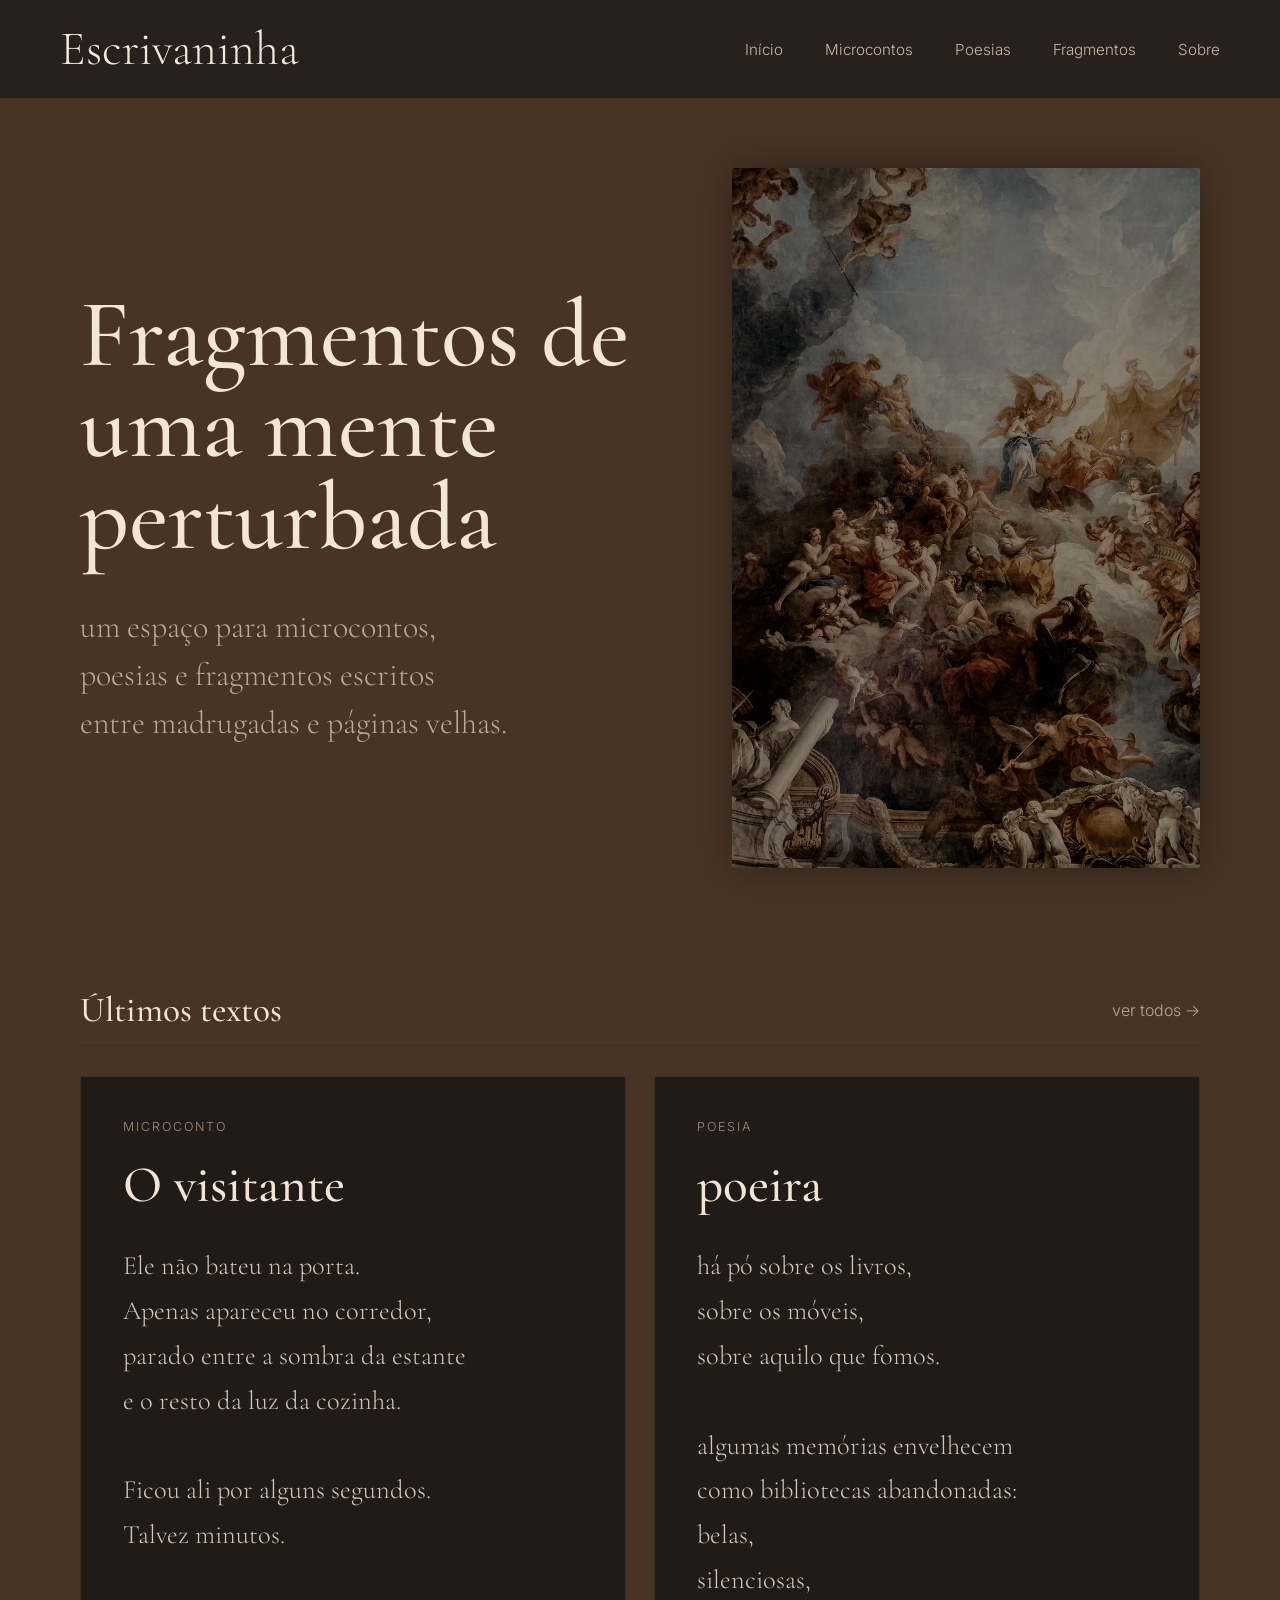
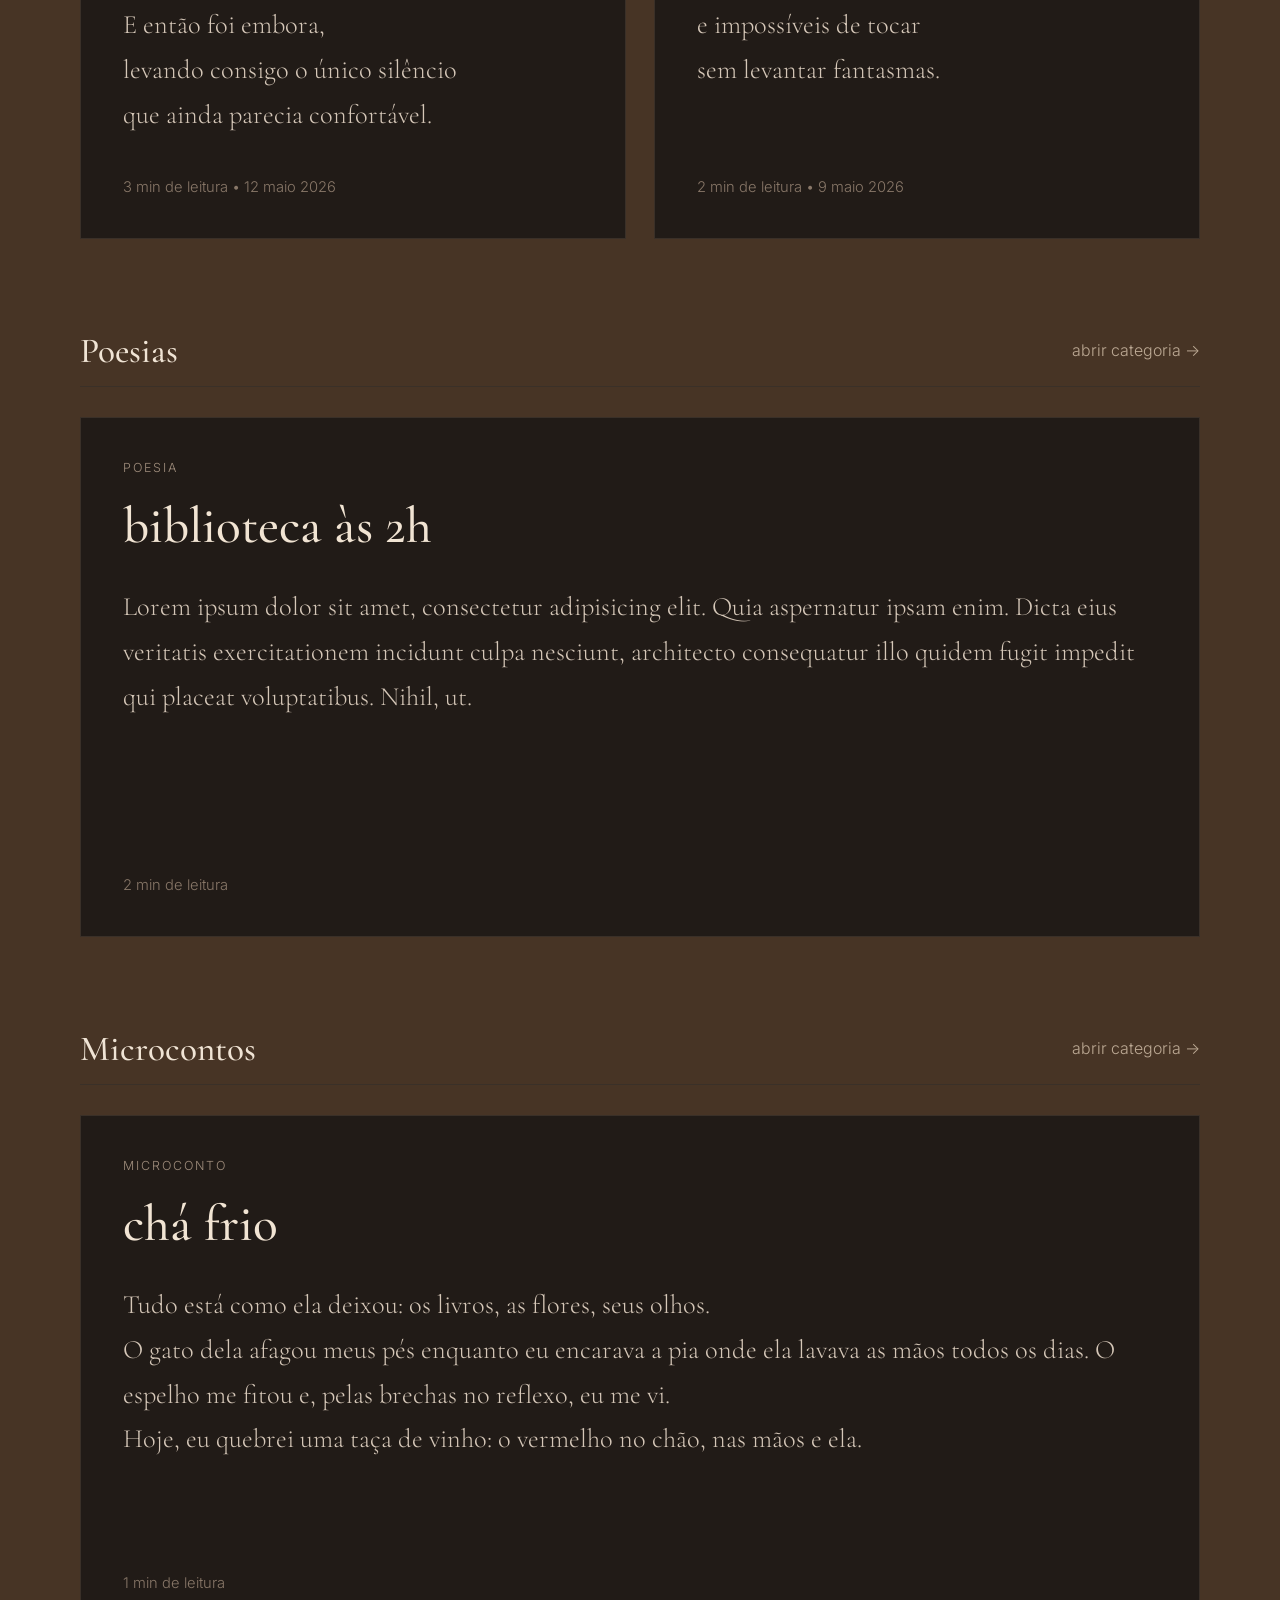
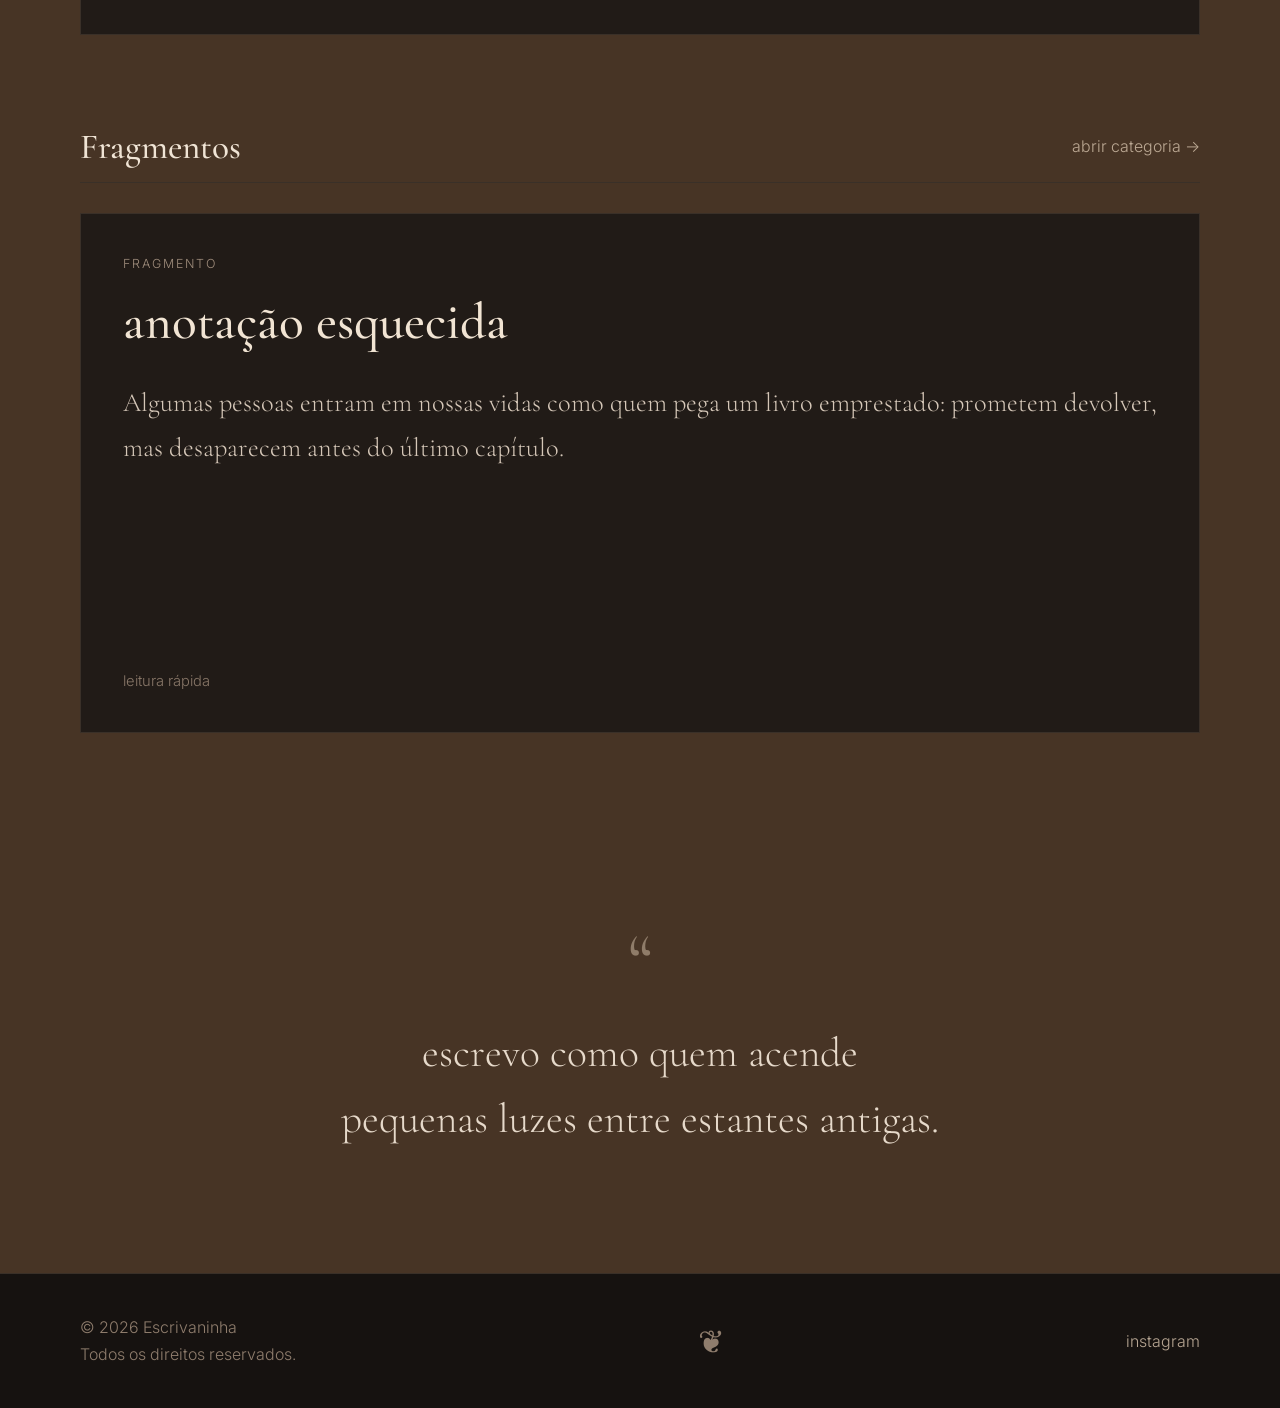
<file: index.html>
<!-- index.html -->
<!DOCTYPE html>
<html lang="pt-BR">
<head>
    <meta charset="UTF-8" />
    <meta name="viewport" content="width=device-width, initial-scale=1.0"/>

    <title>meus textos</title>

    <link rel="preconnect" href="https://fonts.googleapis.com">
    <link rel="preconnect" href="https://fonts.gstatic.com" crossorigin>

    <link href="https://fonts.googleapis.com/css2?family=Cormorant+Garamond:wght@300;400;500;600&family=Inter:wght@300;400;500&display=swap" rel="stylesheet">

    <link rel="stylesheet" href="src/style/style.css">
</head>
<body>

    <!-- HEADER -->

    <header>

        <div class="logo">
            Escrivaninha
        </div>

        <nav>
            <a href="#">Início</a>
            <a href="#">Microcontos</a>
            <a href="#">Poesias</a>
            <a href="#">Fragmentos</a>
            <a href="#">Sobre</a>
        </nav>

    </header>

    <main>

        <!-- HERO -->

        <section class="hero">

            <div class="hero-text">

                <h1>
                    Fragmentos de uma mente perturbada
                </h1>

                <p>
                    um espaço para microcontos,<br>
                    poesias e fragmentos escritos<br>
                    entre madrugadas e páginas velhas.
                </p>

            </div>

            <div class="hero-image">

                <img src="src/images/painting.jpeg" alt="livros antigos">

            </div>

        </section>

        <!-- ÚLTIMOS TEXTOS -->

        <section class="content-section">

            <div class="section-title">

                <h2>Últimos textos</h2>

                <a href="#">ver todos →</a>

            </div>

            <div class="cards">

                <article class="post-card">

                    <span class="category">
                        MICROCONTO
                    </span>

                    <h3>
                        O visitante
                    </h3>

                    <div class="post-text">
                        Ele não bateu na porta.<br>
                        Apenas apareceu no corredor,<br>
                        parado entre a sombra da estante<br>
                        e o resto da luz da cozinha.<br><br>

                        Ficou ali por alguns segundos.<br>
                        Talvez minutos.<br><br>

                        E então foi embora,<br>
                        levando consigo o único silêncio<br>
                        que ainda parecia confortável.
                    </div>

                    <div class="meta">
                        3 min de leitura • 12 maio 2026
                    </div>

                </article>

                <article class="post-card">

                    <span class="category">
                        POESIA
                    </span>

                    <h3>
                        poeira
                    </h3>

                    <div class="post-text">
                        há pó sobre os livros,<br>
                        sobre os móveis,<br>
                        sobre aquilo que fomos.<br><br>

                        algumas memórias envelhecem<br>
                        como bibliotecas abandonadas:<br>
                        belas,<br>
                        silenciosas,<br>
                        e impossíveis de tocar<br>
                        sem levantar fantasmas.
                    </div>

                    <div class="meta">
                        2 min de leitura • 9 maio 2026
                    </div>

                </article>

            </div>

        </section>

        <!-- POESIAS -->

        <section class="content-section">

            <div class="section-title">

                <h2>Poesias</h2>

                <a href="#">abrir categoria →</a>

            </div>

            <div class="cards">

                <article class="post-card">

                    <span class="category">
                        POESIA
                    </span>

                    <h3>
                        biblioteca às 2h
                    </h3>

                    <div class="post-text">
Lorem ipsum dolor sit amet, consectetur adipisicing elit. Quia aspernatur ipsam enim. Dicta eius veritatis exercitationem incidunt culpa nesciunt, architecto consequatur illo quidem fugit impedit qui placeat voluptatibus. Nihil, ut.
                    </div>

                    <div class="meta">
                        2 min de leitura
                    </div>

                </article>

            </div>

        </section>

        <!-- MICROCONTOS -->

        <section class="content-section">

            <div class="section-title">

                <h2>Microcontos</h2>

                <a href="#">abrir categoria →</a>

            </div>

            <div class="cards">

                <article class="post-card">

                    <span class="category">
                        MICROCONTO
                    </span>

                    <h3>
                        chá frio
                    </h3>

                    <div class="post-text">
                        Tudo está como ela deixou: os livros, as flores, seus olhos.<br>
                        O gato dela afagou meus pés enquanto eu encarava a pia onde ela lavava as mãos todos os dias. O espelho me fitou e, pelas brechas no reflexo, eu me vi.<br>
                        Hoje, eu quebrei uma taça de vinho: o vermelho no chão, nas mãos e ela.
                    </div>

                    <div class="meta">
                        1 min de leitura
                    </div>

                </article>

            </div>

        </section>

        <!-- FRAGMENTOS -->

        <section class="content-section">

            <div class="section-title">

                <h2>Fragmentos</h2>

                <a href="#">abrir categoria →</a>

            </div>

            <div class="cards">

                <article class="post-card">

                    <span class="category">
                        FRAGMENTO
                    </span>

                    <h3>
                        anotação esquecida
                    </h3>

                    <div class="post-text">
                        Algumas pessoas entram em nossas vidas
                        como quem pega um livro emprestado:
                        prometem devolver,
                        mas desaparecem antes do último capítulo.
                    </div>

                    <div class="meta">
                        leitura rápida
                    </div>

                </article>

            </div>

        </section>

        <!-- QUOTE -->

        <section class="quote">

            <div class="quote-symbol">
                “
            </div>

            <p>
                escrevo como quem acende<br>
                pequenas luzes entre estantes antigas.
            </p>

        </section>

    </main>

    <!-- FOOTER -->

    <footer>

        <div class="footer-left">
            © 2026 Escrivaninha<br>
            Todos os direitos reservados.
        </div>

        <div class="footer-center">
            ❦
        </div>

        <div class="footer-right">
            <a href="#">instagram</a>
        </div>

    </footer>

</body>
</html>
</file>
<file: src/style/style.css>
/* style.css */

*{
    margin:0;
    padding:0;
    box-sizing:border-box;
}

body{
    background:#473425;
    color:#e7dccd;

    font-family:'Inter', sans-serif;
    font-weight:300;

    overflow-x:hidden;
}

img{
    width:100%;
    display:block;
}

a{
    text-decoration:none;
    color:inherit;
}

/* ========================= */
/* HEADER */
/* ========================= */

header{
    width:100%;

    padding:20px 60px;

    display:flex;
    justify-content:space-between;
    align-items:center;

    /* border-bottom:1px solid #3a3028; */

    background:#28201c;
}

.logo{
    font-family:'Cormorant Garamond', serif;
    font-size:3rem;
    color:#f3e7d7;
}

nav{
    display:flex;
    gap:42px;
}

nav a{
    color:#c8b8a3;
    font-size:0.95rem;
    transition:0.3s;
}

nav a:hover{
    color:#f3e7d7;
}

/* ========================= */
/* MAIN */
/* ========================= */

main{
    padding:70px 80px 100px;
}

/* ========================= */
/* HERO */
/* ========================= */

.hero{
    display:grid;
    grid-template-columns:1.2fr 1fr;

    gap:90px;
    align-items:center;

    margin-bottom:120px;
}

.hero-text h1{
    font-family:'Cormorant Garamond', serif;

    font-size:6rem;
    line-height:0.95;
    font-weight:500;

    color:#f2e6d6;

    margin-bottom:40px;
}

.hero-text p{
    font-family:'Cormorant Garamond', serif;

    font-size:2rem;
    line-height:1.5;

    color:#b9aa97;
}

.hero-image img{
    height:700px;

    object-fit:cover;

    border-radius:2px;

    filter:
    brightness(0.65)
    sepia(0.35)
    contrast(1.05);

    box-shadow:0 0 40px rgba(0,0,0,0.35);
}

/* ========================= */
/* SEÇÕES */
/* ========================= */

.content-section{
    margin-bottom:90px;
}

.section-title{
    display:flex;
    justify-content:space-between;
    align-items:center;

    margin-bottom:30px;

    border-bottom:1px solid #3a3028;

    padding-bottom:14px;
}

.section-title h2{
    font-family:'Cormorant Garamond', serif;

    font-size:2.2rem;
    font-weight:500;

    color:#f0e4d5;
}

.section-title a{
    color:#bca994;
    transition:0.3s;
}

.section-title a:hover{
    color:#f2e6d6;
}

/* ========================= */
/* CARDS */
/* ========================= */

.cards{
    display:grid;
    grid-template-columns:repeat(auto-fit, minmax(420px, 1fr));
    gap:28px;
}

.post-card{
    background:#211b17;

    border:1px solid #3a3028;

    padding:42px;

    min-height:520px;

    display:flex;
    flex-direction:column;
    justify-content:space-between;

    transition:0.35s ease;
}

.post-card:hover{
    transform:translateY(-4px);

    background:#261f1a;

    border-color:#5a493c;
}

.category{
    font-size:0.78rem;

    letter-spacing:2px;

    color:#9f8d7c;

    margin-bottom:20px;
}

.post-card h3{
    font-family:'Cormorant Garamond', serif;

    font-size:3.2rem;
    font-weight:500;

    color:#f1e4d3;

    margin-bottom:28px;
}

.post-text{
    font-family:'Cormorant Garamond', serif;

    font-size:1.65rem;
    line-height:1.7;

    color:#d5c7b8;

    flex:1;
}

.meta{
    margin-top:40px;

    color:#887768;

    font-size:0.92rem;
}

/* ========================= */
/* QUOTE */
/* ========================= */

.quote{
    text-align:center;

    padding:90px 20px 20px;
}

.quote-symbol{
    font-family:'Cormorant Garamond', serif;

    font-size:5rem;

    color:#8f7c69;

    margin-bottom:10px;
}

.quote p{
    font-family:'Cormorant Garamond', serif;

    font-size:2.6rem;
    line-height:1.6;

    color:#e6d9ca;
}

/* ========================= */
/* FOOTER */
/* ========================= */

footer{
    border-top:1px solid #3a3028;

    padding:40px 80px;

    display:flex;
    justify-content:space-between;
    align-items:center;

    background:#161210;
}

.footer-left{
    color:#8f7d6d;

    line-height:1.7;
}

.footer-center{
    color:#8f7d6d;

    font-size:2rem;
}

.footer-right{
    display:flex;
    gap:22px;
}

.footer-right a{
    color:#b7a693;
    transition:0.3s;
}

.footer-right a:hover{
    color:#f3e7d7;
}

/* ========================= */
/* RESPONSIVO */
/* ========================= */

@media(max-width:1000px){

    header{
        flex-direction:column;
        gap:24px;

        padding:28px 30px;
    }

    nav{
        flex-wrap:wrap;
        justify-content:center;

        gap:22px;
    }

    main{
        padding:50px 30px 80px;
    }

    .hero{
        grid-template-columns:1fr;
    }

    .hero-text{
        text-align:center;
    }

    .hero-text h1{
        font-size:4.5rem;
    }

    .hero-text p{
        font-size:1.6rem;
    }

    .hero-image img{
        height:500px;
    }

    .cards{
        grid-template-columns:1fr;
    }

    footer{
        flex-direction:column;
        gap:20px;

        text-align:center;

        padding:30px;
    }

}

@media(max-width:600px){

    .logo{
        font-size:2.5rem;
    }

    .hero-text h1{
        font-size:3.3rem;
    }

    .hero-text p{
        font-size:1.3rem;
    }

    .post-card{
        padding:30px;

        min-height:unset;
    }

    .post-card h3{
        font-size:2.4rem;
    }

    .post-text{
        font-size:1.35rem;
    }

    .quote p{
        font-size:1.8rem;
    }

}
</file>
